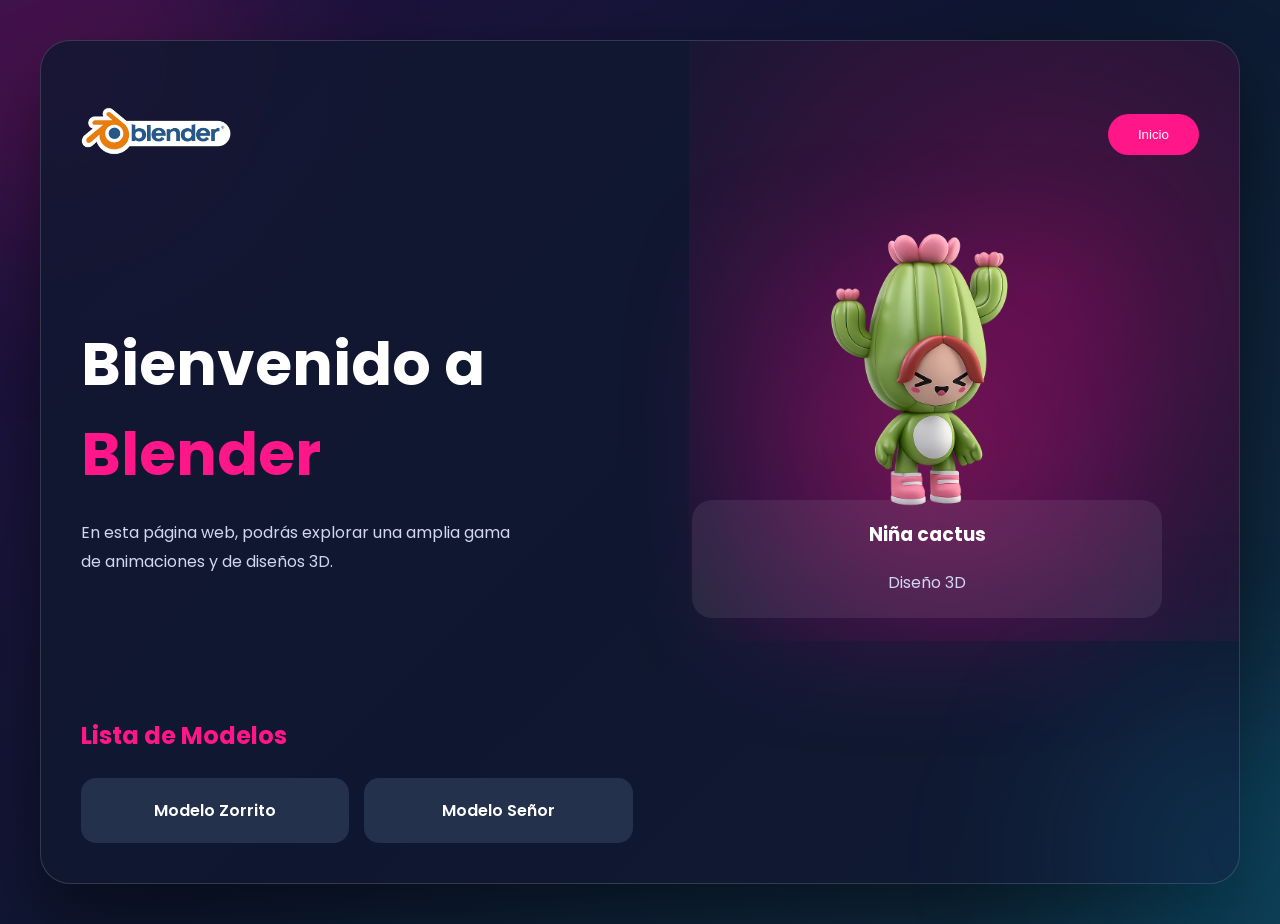
<file: index.html>
<!DOCTYPE html>
<html lang="en">
<head>
    <meta charset="UTF-8">
    <meta name="viewport" content="width=device-width, initial-scale=1.0">
    <title>Blender</title>

    <!-- Google Fonts -->
    <link rel="" href="https://fonts.googleapis.com">
    <link href="https://fonts.googleapis.com/css2?family=Poppins:wght@300;400;500;600;700;800&display=swap"  rel="stylesheet">
    <link rel="stylesheet" href="./css/estilo.css">
</head>
<body>

    <div class="container">
        <!-- ================= HEADER ================= -->
        <header>

            <div class="logo">
                <img src="./img/Blender-logo.png" alt="Logo">
            </div>
            <nav>
                <button><a href="index.html">Inicio</a></button>
            </nav>
        </header>
        <!-- ================= HERO ================= -->
        <section class="hero">
            <div class="left">
                <h1>
                    Bienvenido a <span>Blender</span><br>
                </h1>
                <p class="texto">
                    En esta página web, podrás explorar una amplia gama de animaciones
                     y de diseños 3D.
                </p>
            </div>
            <div class="right">
                <div class="glow"></div>
                <img src="./img/niña.png" alt="" class="nena">
                <div class="card">
                    <h3>Niña cactus</h3>
                    <p>Diseño 3D</p>
                </div>
            </div>
        </section>
        <!-- ================= SERVICES ================= -->
        <section class="services">
            <h2>Lista de Modelos</h2>
            <div class="grid">
                <div class="box"><a href="animacion1.html">Modelo Zorrito</a></div>
                <div class="box"><a href="animacion2.html">Modelo Señor</a></div>
            </div>
        </section>
    </div>
</body>
</html>
</file>
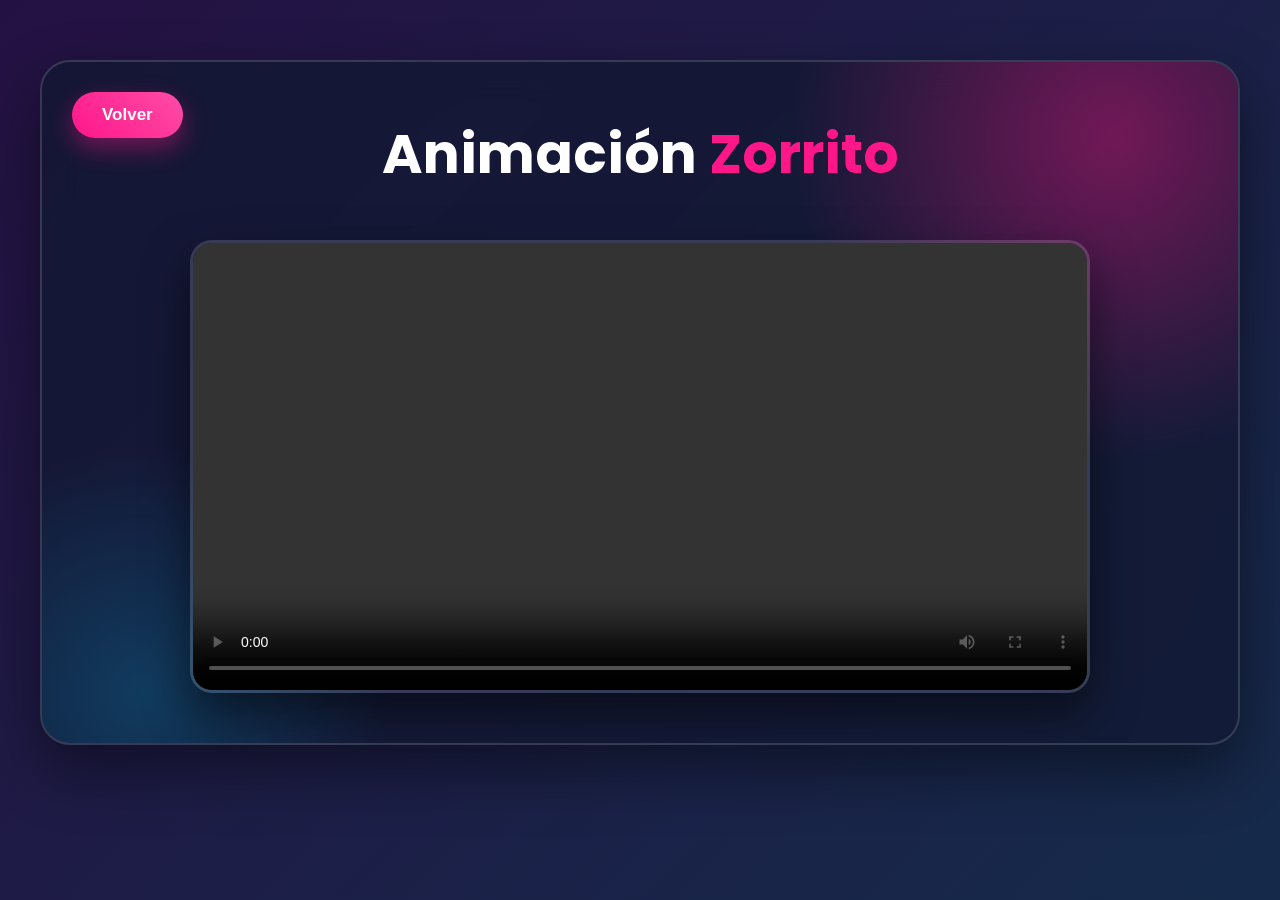
<file: animacion1.html>
<!DOCTYPE html>
<html lang="es">
<head>
    <meta charset="UTF-8">
    <meta name="viewport" content="width=device-width, initial-scale=1.0">
    <link rel="stylesheet" href="./css/estilo2.css">
    <link rel="preconnect" href="https://fonts.googleapis.com">
    <link href="https://fonts.googleapis.com/css2?family=Poppins:wght@300;400;500;600;700;800&display=swap" rel="stylesheet">
    <title>Animación Zorrito</title>
</head>
<body>

<div class="container">
    <h1>Animación <span>Zorrito</span></h1>
    <div class="volver">
        <button><a href="index.html">Volver</a></button>
    </div>
    <div class="video">
        <video controls>
            <source src="./img/zorrito.mp4" type="video/mp4">
        </video>
    </div>
    <audio autoplay loop>
    <source src="./img/musica1.mp3" type="audio/mpeg">
    </audio>
</div>
</body>
</html>
</file>
<file: css/estilo.css>
*{
    margin:0;
    padding:0;
    box-sizing:border-box;
}

body{
    font-family:Poppins,sans-serif;
    background:linear-gradient(135deg,#241143,#0d1730,#0f3145);
    min-height:100vh;
    display:flex;
    justify-content:center;
    padding:40px;
    overflow-x:hidden;
}

body::before,
body::after,
.container::before,
.glow{
    pointer-events:none;
}

body::before{
    content:"";
    position:fixed;
    width:500px;
    height:500px;
    left:-180px;
    top:-180px;
    background:radial-gradient(circle,#ff168944,transparent 70%);
    filter:blur(80px);
    animation:moverLuz1 12s ease-in-out infinite alternate;
}

body::after{
    content:"";
    position:fixed;
    width:450px;
    height:450px;
    right:-180px;
    bottom:-180px;
    background:radial-gradient(circle,#00bfff33,transparent 70%);
    filter:blur(80px);
    animation:moverLuz2 15s ease-in-out infinite alternate;
}

@keyframes moverLuz1{to{transform:translate(120px,80px);}}
@keyframes moverLuz2{to{transform:translate(-120px,-80px);}}

.container{
    width:100%;
    max-width:1200px;
    background:rgba(17,24,49,.85);
    border-radius:30px;
    padding:40px;
    border:1px solid rgba(255,255,255,.15);
    position:relative;
    overflow:hidden;
    box-shadow:0 30px 70px rgba(0,0,0,.45);
}

.container::before{
    content:"";
    position:absolute;
    width:700px;
    height:700px;
    background:radial-gradient(#ff007b44,transparent);
    right:-150px;
    top:-100px;
}

header,.hero,.services{position:relative;z-index:5;}

header{
    display:flex;
    justify-content:space-between;
    align-items:center;
    margin-bottom:70px;
}

.logo img{
    width:150px;
    height:100px;
}

nav button{
    background:#ff1689;
    border:none;
    border-radius:50px;
    overflow:hidden;
}

nav a{
    display:block;
    color:#fff;
    text-decoration:none;
    padding:13px 30px;
}

.hero{
    display:grid;
    grid-template-columns:1fr 1fr;
    align-items:center;
    gap:30px;
    margin-bottom:80px;
}

.hero h1{
    font-size:60px;
    color:#fff;
}

.hero span{color:#ff1689;}

.hero p,.texto{
    color:#d0d7ef;
    width:430px;
    max-width:100%;
    margin-top:20px;
    line-height:1.8;
}

.right{
    position:relative;
    display:flex;
    justify-content:center;
    align-items:center;
    flex-direction:column;
}

.glow{
    position:absolute;
    width:450px;
    height:450px;
    background:radial-gradient(circle,#ff168955,#ff00aa22,transparent);
    filter:blur(45px);
}

.nena{
    width:380px;
    max-width:100%;
    position:relative;
    top:-80px;
    z-index:2;
    pointer-events:none;
}

.card{
    position:absolute;
    left:50%;
    bottom:20px;
    transform:translateX(-50%);
    padding:20px;
    border-radius:20px;
    background:rgba(255,255,255,.08);
    color:#fff;
    backdrop-filter:blur(18px);
    text-align:center;
}

.services h2{
    color:#ff1689;
    margin-bottom:25px;
}

.grid{
    display:grid;
    grid-template-columns:repeat(4,1fr);
    gap:15px;
}

.box{
    background:#24314d;
    border-radius:15px;
    transition:.3s;
}

.box:hover{
    background:#ff1689;
    transform:translateY(-5px);
}

.box a{
    display:flex;
    justify-content:center;
    align-items:center;
    text-decoration:none;
    color:#fff;
    font-weight:600;
    padding:20px;
    width:100%;
    height:100%;
}

@media(max-width:768px){

body{
    padding:10px;
}

.container{
    padding:20px;
    border-radius:20px;
}

header{
    flex-direction:column;
    gap:20px;
    text-align:center;
    margin-bottom:40px;
}

.hero{
    grid-template-columns:1fr;
    text-align:center;
    margin-bottom:40px;
}

.hero h1{
    font-size:36px;
}

.hero p,.texto{
    width:100%;
    font-size:16px;
}

.right{
    order:-1;
}

.nena{
    width:220px;
    top:0;
}

.glow{
    width:220px;
    height:220px;
}

.card{
    position:static;
    transform:none;
    width:100%;
    max-width:280px;
    margin-top:20px;
}

.grid{
    grid-template-columns:1fr;
}

.logo img{
    width:120px;
    height:auto;
}

}
</file>
<file: css/estilo2.css>
*{
    margin:0;
    padding:0;
    box-sizing:border-box;
}

body{
    font-family:'Poppins',sans-serif;
    min-height:100vh;
    display:flex;
    justify-content:center;
    align-items:flex-start;
    padding:60px 40px;
    overflow-y:auto;
    overflow-x:hidden;
    box-sizing:border-box;

    background:linear-gradient(-45deg,#1d1239,#101f42,#10334d,#241143);
    background-size:400% 400%;
    animation:fondo 12s ease infinite;
}

/* Animación del fondo */
@keyframes fondo{
    0%{
        background-position:0% 50%;
    }
    50%{
        background-position:100% 50%;
    }
    100%{
        background-position:0% 50%;
    }
}

.container{
    width:100%;
    max-width:1200px;
    padding:50px;
    border-radius:30px;
    background:rgba(18,24,50,.75);
    backdrop-filter:blur(20px);
    border:2px solid rgba(255,255,255,.15);
    position:relative;
    overflow:hidden;
    animation:aparecer 1s ease;
    box-shadow:0 25px 60px rgba(0,0,0,.45);
}

/* Entrada */
@keyframes aparecer{
    from{
        opacity:0;
        transform:translateY(40px) scale(.95);
    }
    to{
        opacity:1;
        transform:translateY(0) scale(1);
    }
}

/* Luces */
.container::before{
    content:"";
    position:absolute;
    width:650px;
    height:650px;
    background:radial-gradient(circle,#ff168966,transparent 70%);
    top:-250px;
    right:-200px;
    animation:girar 12s linear infinite;
}

.container::after{
    content:"";
    position:absolute;
    width:500px;
    height:500px;
    background:radial-gradient(circle,#00c8ff33,transparent 70%);
    bottom:-200px;
    left:-150px;
}

@keyframes girar{
    from{
        transform:rotate(0deg);
    }
    to{
        transform:rotate(360deg);
    }
}

.container>*{
    position:relative;
    z-index:2;
}

/* BOTÓN VOLVER */

.volver{
    position:absolute;
    top:30px;
    left:30px;
}

.volver button{
    border:none;
    border-radius:50px;
    background:linear-gradient(45deg,#ff1689,#ff4da6);
    transition:.35s;
    box-shadow:0 10px 25px rgba(255,22,137,.4);
}

.volver button:hover{
    transform:translateY(-4px) scale(1.08);
    box-shadow:0 15px 35px rgba(255,22,137,.6);
}

.volver a{
    display:block;
    padding:13px 30px;
    color:white;
    text-decoration:none;
    font-size:17px;
    font-weight:600;
}

/* TITULO */

h1{
    color:white;
    font-size:55px;
    text-align:center;
    margin-bottom:45px;
    font-weight:700;
    animation:subir 1.2s ease;
}

h1 span{
    color:#ff1689;
}

@keyframes subir{
    from{
        opacity:0;
        transform:translateY(-30px);
    }
    to{
        opacity:1;
        transform:translateY(0);
    }
}

/* VIDEO */

.video{
    display:flex;
    justify-content:center;
    align-items:center;
}

video{
    width:100%;
    max-width:900px;
    border-radius:22px;
    border:3px solid rgba(255,255,255,.15);
    box-shadow:0 20px 45px rgba(0,0,0,.5);
    transition:.4s;
}

video:hover{
    transform:scale(1.02);
    box-shadow:0 25px 60px rgba(255,22,137,.4);
}

/* Responsive */

@media(max-width:768px){

.container{
    padding:30px;
}

h1{
    font-size:35px;
    margin-top:45px;
}

.volver{
    top:15px;
    left:15px;
}

.volver a{
    padding:10px 20px;
    font-size:15px;
}

video{
    width:100%;
}

}
</file>
